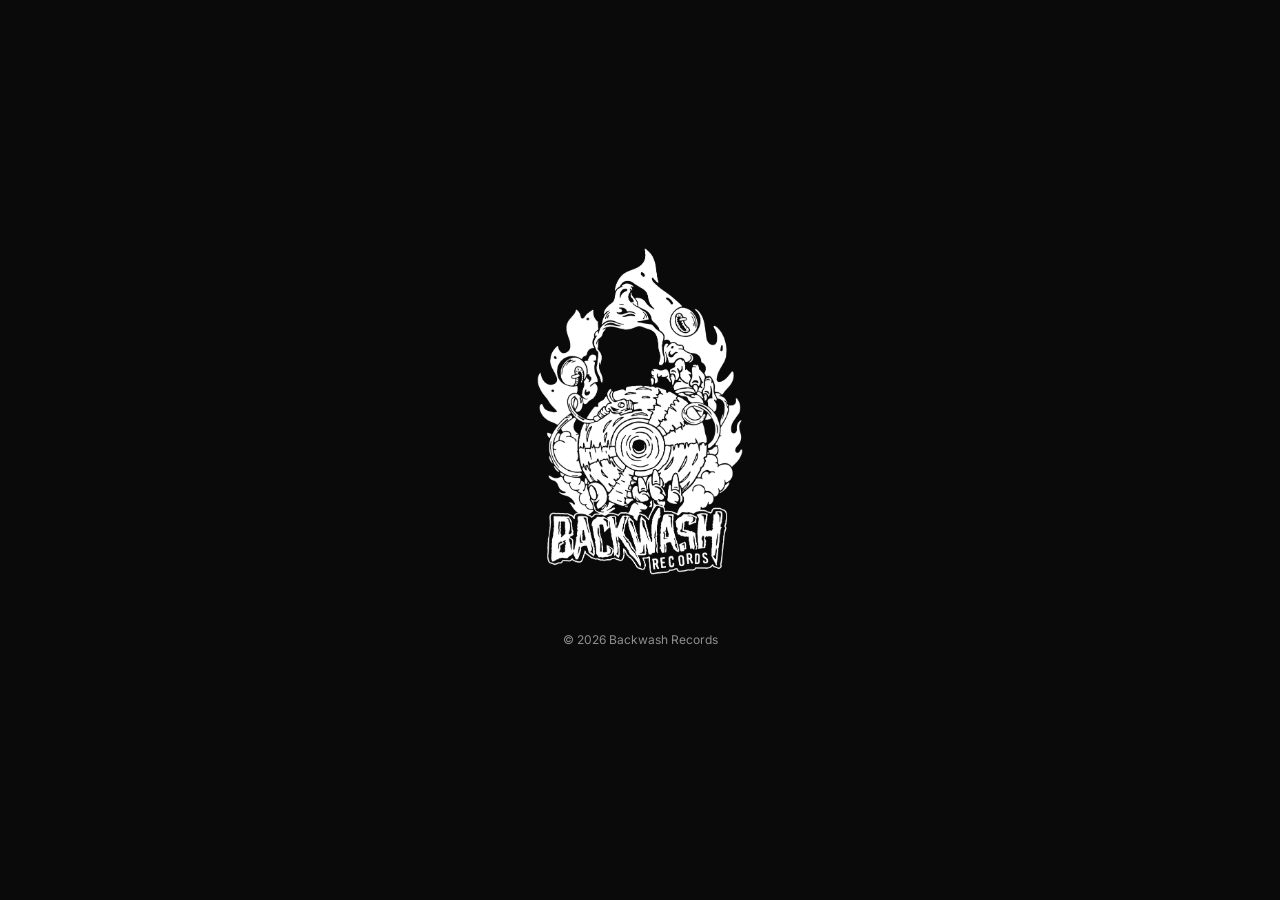
<file: docs/index.html>
<!doctype html>
<html lang="en">
<head>
  <meta charset="utf-8">
  <meta name="viewport" content="width=device-width, initial-scale=1, viewport-fit=cover">
  <meta name="theme-color" content="#000000">
  <title>Backwash Records</title>
  <meta name="description" content="Backwash Records, record store. Listen to our records on your favourite streaming service or buy them here.">
  <meta property="og:title" content="Backwash Records">
  <meta property="og:description" content="Record store. Listen to our records on your favourite streaming service or buy them here.">
  <meta property="og:image" content="assets/img/og-image.jpg">
  <link rel="icon" type="image/png" sizes="32x32" href="assets/img/favicon-32.png">
  <link rel="apple-touch-icon" href="assets/img/apple-touch-icon.png">
  <link rel="stylesheet" href="assets/css/base.css">
</head>
<body class="is-loading">
  <noscript>
    <div class="nojs">
      <p class="notice">This page needs JavaScript to show the record. Please enable it and reload.</p>
    </div>
  </noscript>
  <script type="module" src="assets/js/page.js"></script>
</body>
</html>
</file>
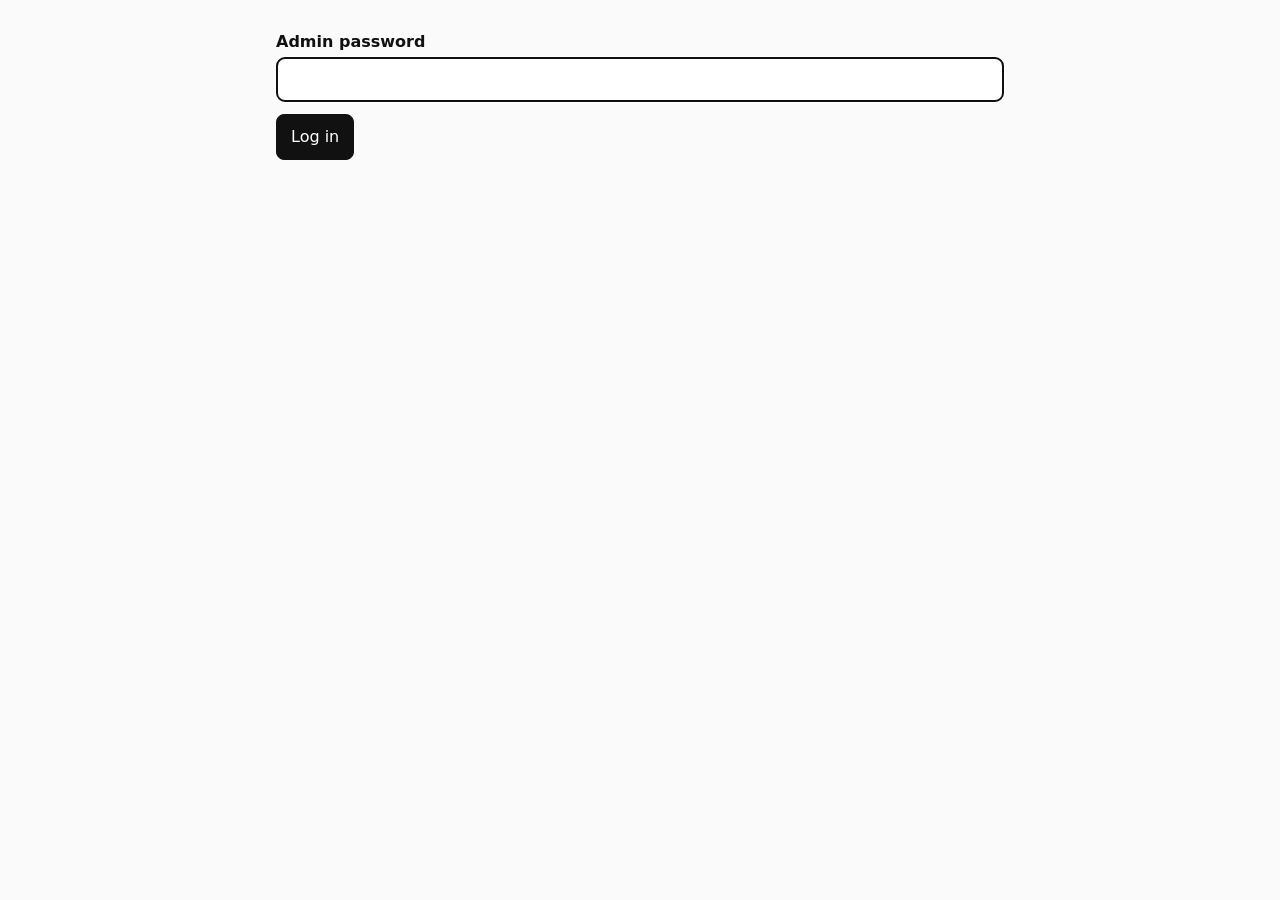
<file: docs/admin/index.html>
<!doctype html>
<html lang="en">
<head>
<meta charset="utf-8">
<meta name="viewport" content="width=device-width, initial-scale=1">
<meta name="robots" content="noindex">
<title>Backwash admin</title>
<style>
  [hidden] { display: none !important; }
  * { box-sizing: border-box; }
  body { margin: 0; padding: 0 0 90px; font-family: system-ui, -apple-system, "Segoe UI", Roboto, sans-serif; font-size: 16px; line-height: 1.45; color: #111; background: #fafafa; }
  main { max-width: 760px; margin: 0 auto; padding: 16px; }
  h1 { font-size: 1.5rem; margin: 8px 0 12px; }
  h2 { font-size: 1.2rem; margin: 22px 0 8px; }
  p { margin: 8px 0; }
  a { color: #0645ad; }
  button { font: inherit; font-size: 16px; padding: 10px 14px; margin: 4px 6px 4px 0; border: 1px solid #111; border-radius: 8px; background: #fff; color: #111; cursor: pointer; }
  button.primary { background: #111; color: #fff; }
  button.danger { border-color: #b00020; color: #b00020; }
  button:disabled { opacity: .45; cursor: default; }
  .tabs { display: flex; flex-wrap: wrap; gap: 6px; margin-bottom: 12px; }
  .tabs button.on { background: #111; color: #fff; }
  .box { background: #fff; border: 1px solid #ddd; border-radius: 10px; padding: 12px; margin: 14px 0; }
  label { display: block; margin-top: 14px; font-weight: 600; }
  input, select { display: block; width: 100%; margin-top: 4px; padding: 10px; font: inherit; font-size: 16px; border: 1px solid #888; border-radius: 8px; background: #fff; color: #111; }
  input[type="checkbox"] { display: inline-block; width: auto; margin: 0 8px 0 0; }
  input[readonly] { background: #eee; }
  textarea { display: block; width: 100%; margin-top: 6px; padding: 10px; font: 14px/1.4 ui-monospace, Menlo, Consolas, monospace; border: 1px solid #888; border-radius: 8px; background: #eee; color: #111; overflow-wrap: anywhere; resize: vertical; }
  .check { display: flex; align-items: center; font-weight: 400; margin-top: 12px; }
  .hint { font-size: .88rem; color: #555; margin: 4px 0 0; }
  [data-kind="ok"] { color: #0a6b2b; }
  [data-kind="err"] { color: #b00020; }
  [data-kind="warn"] { color: #8a5a00; }
  .list { list-style: none; padding: 0; margin: 8px 0; }
  .row { display: flex; flex-wrap: wrap; align-items: center; justify-content: space-between; gap: 6px; padding: 10px 0; border-bottom: 1px solid #ddd; }
  .row-text { min-width: 0; overflow-wrap: anywhere; }
  .actions { margin-top: 16px; }
  a.find { display: inline-block; margin: 6px 6px 0 0; padding: 6px 12px; border: 1px solid #0645ad; border-radius: 8px; font-size: .92rem; text-decoration: none; }
  #a-cover-preview { display: block; max-width: 160px; max-height: 160px; margin-top: 8px; border-radius: 8px; }
  .qr svg { display: block; width: 220px; height: 220px; max-width: 100%; height: auto; background: #fff; }
  #status { position: fixed; left: 0; right: 0; bottom: 0; padding: 12px 16px; background: #333; color: #fff; font-weight: 600; cursor: pointer; }
  #status[data-kind="ok"] { background: #0a6b2b; }
  #status[data-kind="err"] { background: #b00020; }
</style>
</head>
<body>
<main>
  <header id="top" hidden>
    <h1>Backwash admin</h1>
    <nav class="tabs" aria-label="Sections">
      <button type="button" data-tab="albums">Albums</button>
      <button type="button" data-tab="site">Site settings</button>
      <button type="button" data-tab="connection">Connection</button>
    </nav>
  </header>

  <!-- Login: the only view shown until the password is checked -->
  <section id="view-login" hidden>
    <form id="g-form">
      <label for="g-password">Admin password</label>
      <input id="g-password" type="password" autocomplete="current-password" spellcheck="false">
      <p><button type="submit" id="g-login" class="primary">Log in</button></p>
      <p id="g-msg" role="status"></p>
    </form>
  </section>

  <!-- Connection -->
  <section id="view-connection" hidden>
    <h2>Connection</h2>
    <div class="box">
      <p>The Google Sheet and the Apps Script web app come from docs/config.json on GitHub. To change them, edit that file. The password is the ADMIN_PASSWORD script property. It is stored only in this browser.</p>
    </div>
    <p>
      <a id="c-sheet" class="find" target="_blank" rel="noopener" hidden>Open the Google Sheet ↗</a>
      <a id="c-script" class="find" target="_blank" rel="noopener" hidden>Open the Apps Script web app ↗</a>
    </p>
    <p class="hint">The web app opens a short line of text. <code>"ok":true</code> means it is running. To edit the script, open the sheet, then click Extensions → Apps Script.</p>
    <p id="c-links-msg" data-kind="warn" hidden></p>
    <label for="c-password">Admin password</label>
    <input id="c-password" type="password" autocomplete="current-password" spellcheck="false">
    <label for="c-site">Public site URL</label>
    <input id="c-site" type="url" autocomplete="off" autocapitalize="off" spellcheck="false">
    <p class="hint">Where the public album pages live. Filled in automatically when you open this admin from the live site (for example <code>https://your-user.github.io/backwash-link-generator/</code>). Must end with a slash (/).</p>
    <label for="c-country">Country for link lookup</label>
    <input id="c-country" maxlength="2" autocomplete="off" autocapitalize="characters" spellcheck="false">
    <p class="hint">Two letters, e.g. US, MX, DE.</p>
    <p>
      <button type="button" id="c-save" class="primary">Save &amp; test</button>
      <button type="button" id="c-forget" class="danger">Forget password</button>
    </p>
    <p id="c-result" role="status"></p>
    <div id="c-config" class="box" hidden>
      <p data-kind="warn">The public pages don't know this sheet yet. Put this in docs/config.json on GitHub:</p>
      <textarea id="c-config-json" readonly rows="7" spellcheck="false" aria-label="Content for docs/config.json"></textarea>
      <p><button type="button" id="c-config-copy">Copy</button></p>
    </div>
  </section>

  <!-- Album list -->
  <section id="view-albums" hidden>
    <h2>Albums</h2>
    <p><button type="button" id="l-new" class="primary">New album</button></p>
    <label for="l-search">Search</label>
    <input id="l-search" type="search" placeholder="Title, artist or slug" autocomplete="off" spellcheck="false">
    <p id="l-status" class="hint" role="status"></p>
    <ul id="l-list" class="list"></ul>
  </section>

  <!-- Album editor -->
  <section id="view-editor" hidden>
    <p><button type="button" id="a-back">← Albums</button></p>
    <h2 id="a-heading">New album</h2>

    <div class="box">
      <label for="a-lookup-url">Auto-fill from a Spotify link</label>
      <input id="a-lookup-url" type="url" inputmode="url" placeholder="https://open.spotify.com/album/…" autocomplete="off" autocapitalize="off" spellcheck="false">
      <p class="hint">Paste the album's Spotify link (in Spotify: Share → Copy album link). Fills in the title, artist, year, label and cover, the Spotify link, and the Apple Music and Deezer links when it finds the album there. An Apple Music or Deezer album link works too.</p>
      <p><button type="button" id="a-lookup-btn">Auto-fill</button></p>
      <p id="a-lookup-msg" class="hint" role="status"></p>
    </div>

    <label for="a-title">Title *</label>
    <input id="a-title" autocomplete="off">
    <label for="a-artist">Artist</label>
    <input id="a-artist" autocomplete="off">
    <label for="a-year">Year</label>
    <input id="a-year" inputmode="numeric" autocomplete="off">
    <label for="a-label">Label</label>
    <input id="a-label" autocomplete="off">
    <label for="a-note">Note</label>
    <input id="a-note" autocomplete="off" placeholder="e.g. Staff pick">
    <p class="hint">Short line shown under the title.</p>
    <label for="a-slug">Slug *</label>
    <input id="a-slug" autocomplete="off" autocapitalize="off" spellcheck="false">
    <p id="a-slug-hint" class="hint"></p>

    <label for="a-cover">Cover image URL</label>
    <input id="a-cover" autocomplete="off" autocapitalize="off" spellcheck="false" placeholder="https://…">
    <label for="a-cover-file">…or upload a cover</label>
    <input id="a-cover-file" type="file" accept="image/*">
    <p class="hint">An uploaded file replaces the cover when you save.</p>
    <img id="a-cover-preview" alt="Cover preview" hidden>
    <p id="a-cover-msg" class="hint" role="status"></p>

    <label for="a-shop">Shop URL</label>
    <input id="a-shop" type="url" inputmode="url" autocomplete="off" autocapitalize="off" spellcheck="false" placeholder="https://">
    <p class="hint">This record in your online catalog.</p>

    <h2>Streaming links</h2>
    <p class="hint">Leave a link empty to hide that platform. <b>Look up on …</b> opens a search for the album on that service in a new tab: open the album there, copy its link and paste it here. Pasting a Spotify, Apple Music or Deezer album link also fills in the empty fields above.</p>
    <div id="a-links"></div>

    <h2>More streaming links (optional)</h2>
    <p class="hint">Paste a link to show that platform.</p>
    <div id="a-links-optional"></div>

    <div class="actions">
      <button type="button" id="a-save" class="primary">Save</button>
      <button type="button" id="a-preview">Preview</button>
      <button type="button" id="a-delete" class="danger" hidden>Delete album</button>
    </div>
    <p class="hint">Preview opens the public page with these values, without saving. Uploaded covers show after saving.</p>
    <p id="a-msg" role="status"></p>
  </section>

  <!-- Sticker -->
  <section id="view-sticker" hidden>
    <p><button type="button" id="k-back">← Albums</button></p>
    <h2 id="k-title">Sticker</h2>
    <label for="k-url">Sticker link</label>
    <input id="k-url" readonly autocomplete="off" spellcheck="false">
    <p><button type="button" id="k-copy">Copy</button></p>
    <p id="k-ntag" class="hint"></p>

    <h2>QR code</h2>
    <div id="k-qr" class="qr"></div>
    <p><a id="k-qr-dl">Download QR (PNG)</a></p>

    <h2>NFC sticker</h2>
    <p><button type="button" id="k-nfc" class="primary">Write to NFC sticker</button></p>
    <p id="k-nfc-msg" role="status"></p>

    <p><a id="k-open" target="_blank" rel="noopener">Open public page</a></p>
    <p class="hint">You can edit this album any time — the sticker never needs rewriting.</p>
  </section>

  <!-- Site settings -->
  <section id="view-site" hidden>
    <h2>Site settings</h2>
    <label for="s-name">Store name *</label>
    <input id="s-name" autocomplete="off">
    <label for="s-tagline">Tagline</label>
    <input id="s-tagline" autocomplete="off">
    <label for="s-theme">Default design</label>
    <select id="s-theme"></select>
    <p class="hint">What visitors see. <a href="../themes.html" target="_blank" rel="noopener">Compare all designs</a></p>
    <label class="check"><input type="checkbox" id="s-switcher"> Show the 'Change design' button on the public pages</label>
    <p class="hint">Use it to try the designs on your phone. Untick it to lock the site to the default design.</p>
    <label for="s-catalog">Catalog URL</label>
    <input id="s-catalog" type="url" inputmode="url" autocomplete="off" autocapitalize="off" spellcheck="false" placeholder="https://">
    <p class="hint">The online catalog of the whole store (the "Browse our catalog" button).</p>

    <h2>Social links</h2>
    <div id="s-socials"></div>

    <h2>Button texts</h2>
    <p class="hint">Leave empty to use the default (shown as the placeholder).</p>
    <div id="s-texts"></div>

    <p class="actions"><button type="button" id="s-save" class="primary" disabled>Save site settings</button></p>
    <p id="s-msg" role="status"></p>
  </section>
</main>

<div id="status" role="status" aria-live="polite" hidden></div>

<script type="module" src="js/app.js"></script>
</body>
</html>
</file>
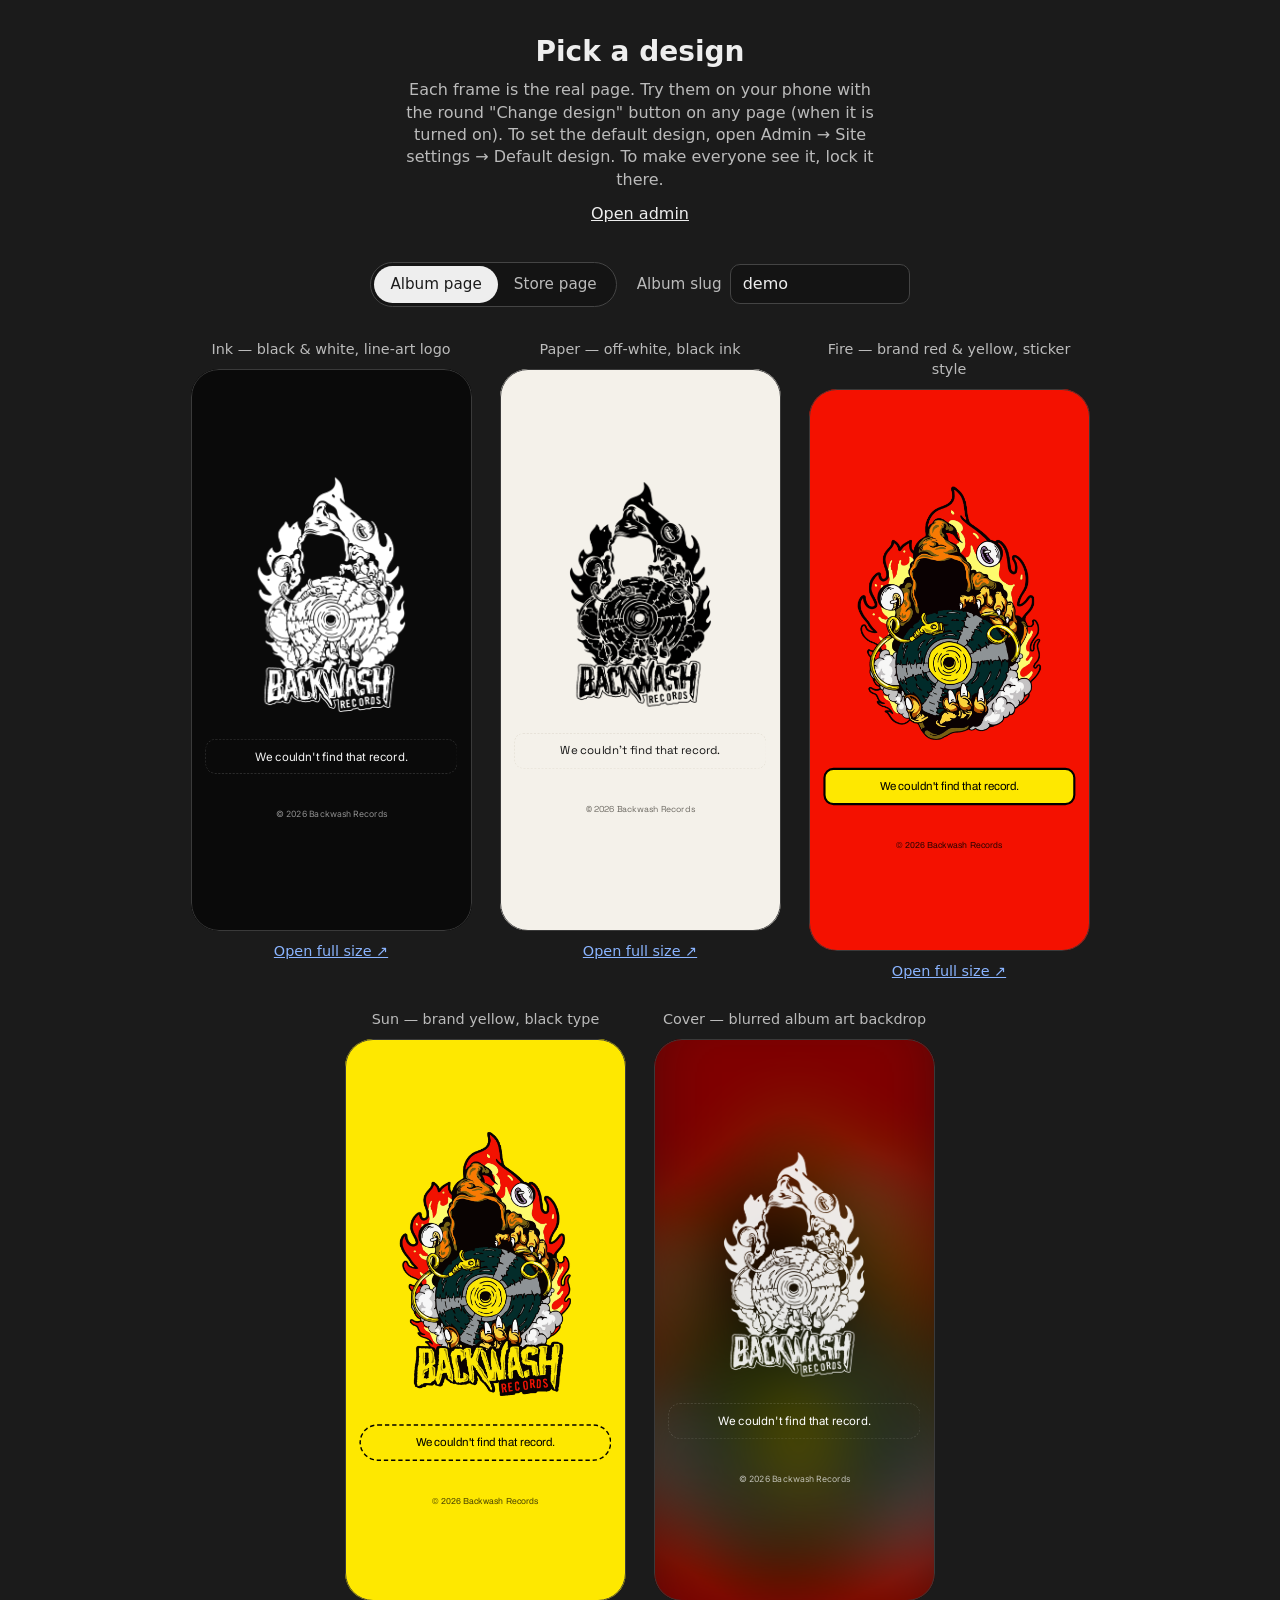
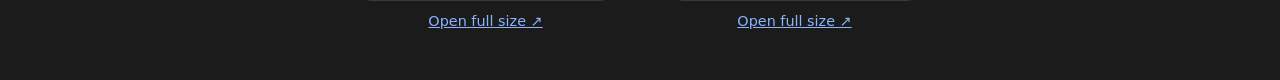
<file: docs/themes.html>
<!doctype html>
<html lang="en">
<head>
<meta charset="utf-8">
<meta name="viewport" content="width=device-width, initial-scale=1">
<meta name="robots" content="noindex">
<title>Theme options — Backwash Records</title>
<style>
  :root { color-scheme: dark; }
  * { box-sizing: border-box; }
  html { background: #1b1b1b; }
  body {
    margin: 0;
    min-height: 100vh;
    background: #1b1b1b;
    color: #eee;
    font-family: system-ui, -apple-system, "Segoe UI", Roboto, sans-serif;
    line-height: 1.4;
  }

  .top {
    max-width: 1100px;
    margin: 0 auto;
    padding: 32px 16px 8px;
    text-align: center;
  }
  h1 { margin: 0 0 8px; font-size: 1.75rem; font-weight: 700; }
  .top p { margin: 0 auto 12px; max-width: 48ch; color: #bbb; }
  .top a { color: #eee; }

  .controls {
    display: flex;
    flex-wrap: wrap;
    justify-content: center;
    align-items: center;
    gap: 12px 20px;
    padding: 16px;
  }
  .seg {
    display: inline-flex;
    padding: 3px;
    border: 1px solid #444;
    border-radius: 999px;
    background: #141414;
  }
  .seg button {
    font: inherit;
    font-size: .95rem;
    color: #bbb;
    background: transparent;
    border: 0;
    border-radius: 999px;
    padding: 8px 16px;
    cursor: pointer;
  }
  .seg button[aria-pressed="true"] { background: #eee; color: #1b1b1b; }

  .slug {
    display: flex;
    align-items: center;
    gap: 8px;
    color: #bbb;
    font-size: .95rem;
  }
  .slug input {
    font: inherit;
    font-size: 1rem;
    color: #eee;
    background: #141414;
    border: 1px solid #444;
    border-radius: 10px;
    padding: 8px 12px;
    width: 180px;
  }

  button:focus-visible,
  input:focus-visible,
  a:focus-visible {
    outline: 2px solid #8ab4ff;
    outline-offset: 2px;
  }

  .grid {
    display: flex;
    flex-wrap: wrap;
    justify-content: center;
    gap: 28px;
    max-width: 1200px;
    margin: 0 auto;
    padding: 16px 16px 48px;
  }
  .card {
    margin: 0;
    display: flex;
    flex-direction: column;
    align-items: center;
    gap: 10px;
    max-width: 100%;
  }
  .card figcaption {
    max-width: 281px;
    font-size: .9rem;
    color: #bbb;
    text-align: center;
  }
  .frame {
    position: relative;
    width: 281px;
    height: 562px;
    overflow: hidden;
    border-radius: 28px;
    background: #000;
    transform: translateZ(0);
  }
  .frame::after {
    content: "";
    position: absolute;
    inset: 0;
    border-radius: inherit;
    border: 1px solid #3a3a3a;
    pointer-events: none;
  }
  .frame iframe {
    display: block;
    width: 390px;
    height: 780px;
    border: 0;
    transform: scale(.72);
    transform-origin: top left;
  }
  .open {
    font-size: .9rem;
    color: #8ab4ff;
  }
</style>
</head>
<body>
  <header class="top">
    <h1>Pick a design</h1>
    <p>Each frame is the real page. Try them on your phone with the round "Change design" button on any page (when it is turned on). To set the default design, open Admin → Site settings → Default design. To make everyone see it, lock it there.</p>
    <p><a href="admin/">Open admin</a></p>
  </header>

  <section class="controls" aria-label="Preview options">
    <div class="seg" role="group" aria-label="Page type">
      <button type="button" data-mode="album" aria-pressed="true">Album page</button>
      <button type="button" data-mode="store" aria-pressed="false">Store page</button>
    </div>
    <label class="slug">
      <span>Album slug</span>
      <input id="slug" type="text" value="demo" autocomplete="off" autocapitalize="none" spellcheck="false">
    </label>
  </section>

  <main class="grid" id="grid"></main>

  <script type="module">
    import { THEMES, SLUG_RE } from './assets/js/platforms.js';

    const state = { mode: 'album', slug: 'demo' };
    const grid = document.getElementById('grid');
    const slugInput = document.getElementById('slug');
    const modeButtons = [...document.querySelectorAll('button[data-mode]')];

    function pageUrl(themeKey) {
      const params = new URLSearchParams();
      if (state.mode === 'album') params.set('a', state.slug);
      params.set('theme', themeKey);
      return `index.html?${params}`;
    }

    const cards = THEMES.map((theme) => {
      const figure = document.createElement('figure');
      figure.className = 'card';

      const caption = document.createElement('figcaption');
      caption.textContent = theme.label;

      const frame = document.createElement('div');
      frame.className = 'frame';

      const iframe = document.createElement('iframe');
      iframe.loading = 'lazy';
      iframe.title = `${theme.label} preview`;
      frame.append(iframe);

      const open = document.createElement('a');
      open.className = 'open';
      open.target = '_blank';
      open.rel = 'noopener';
      open.textContent = 'Open full size ↗';

      figure.append(caption, frame, open);
      grid.append(figure);
      return { theme, iframe, open };
    });

    function update() {
      for (const { theme, iframe, open } of cards) {
        const url = pageUrl(theme.key);
        if (iframe.getAttribute('src') !== url) iframe.src = url;
        open.href = url;
      }
    }

    for (const btn of modeButtons) {
      btn.addEventListener('click', () => {
        state.mode = btn.dataset.mode;
        for (const b of modeButtons) b.setAttribute('aria-pressed', String(b === btn));
        update();
      });
    }

    let slugTimer = 0;
    slugInput.addEventListener('input', () => {
      clearTimeout(slugTimer);
      slugTimer = setTimeout(() => {
        const value = slugInput.value.trim();
        if (!SLUG_RE.test(value) || value === state.slug) return;
        state.slug = value;
        update();
      }, 400);
    });

    update();
  </script>
</body>
</html>
</file>
<file: docs/assets/css/base.css>
/* Layout and structure for the public page. Themes only set the custom
   properties below (plus logo image, backdrop and small extras). */

:root {
  --bg: #0a0a0a;
  --fg: #f5f5f5;
  --muted: #a3a3a3;
  --accent: #f5f5f5;
  --accent-fg: #0a0a0a;
  --surface: #171717;
  --surface-fg: #f5f5f5;
  --surface-hover: #262626;
  --border: #2e2e2e;
  --border-width: 1px;
  --radius: 14px;
  --cover-radius: 8px;
  --shadow: 0 2px 10px rgba(0, 0, 0, 0.25);
  --cta-bg: #f5f5f5;
  --cta-fg: #0a0a0a;
  --cta-border: transparent;
  --icon-color: currentColor;
  --font-body: system-ui, -apple-system, "Segoe UI", Roboto, "Helvetica Neue", Arial, sans-serif;
  --font-display: system-ui, -apple-system, "Segoe UI", Roboto, "Helvetica Neue", Arial, sans-serif;
  --title-transform: none;
  --title-weight: 700;
  --logo-width: 200px;
  --logo-width-store: 260px;
  --logo-ratio: 1 / 1;
}

*,
*::before,
*::after {
  box-sizing: border-box;
}

body {
  margin: 0;
  min-height: 100vh;
  min-height: 100dvh;
  background: var(--bg);
  color: var(--fg);
  font-family: var(--font-body);
  line-height: 1.4;
  -webkit-font-smoothing: antialiased;
  -moz-osx-font-smoothing: grayscale;
  -webkit-text-size-adjust: 100%;
}

a {
  color: inherit;
}

img {
  max-width: 100%;
}

/* Page column */
.page {
  position: relative;
  z-index: 1;
  max-width: 440px;
  margin: 0 auto;
  padding:
    calc(28px + env(safe-area-inset-top))
    calc(20px + env(safe-area-inset-right))
    calc(40px + env(safe-area-inset-bottom))
    calc(20px + env(safe-area-inset-left));
  display: flex;
  flex-direction: column;
  gap: 28px;
}

.page > * {
  min-width: 0;
}

.view-store .page {
  min-height: 100vh;
  min-height: 100dvh;
  justify-content: center;
}

/* Full-bleed cover behind the page (only themes show it) */
.backdrop {
  position: fixed;
  inset: 0;
  z-index: 0;
  pointer-events: none;
  background-size: cover;
  background-position: center;
  display: none;
}

/* Brand / logo */
.brand {
  text-align: center;
}

.brand__logo {
  display: block;
  margin: 0 auto;
  width: var(--logo-width);
  max-width: 100%;
  aspect-ratio: var(--logo-ratio);
  background-repeat: no-repeat;
  background-position: center;
  background-size: contain;
}

.view-store .brand__logo {
  width: var(--logo-width-store);
}

.brand__tagline {
  color: var(--muted);
  margin: 12px 0 0;
}

/* Album */
.album {
  text-align: center;
}

.album__cover {
  width: 100%;
  max-width: 340px;
  margin: 0 auto 20px;
  aspect-ratio: 1;
  overflow: hidden;
  border-radius: var(--cover-radius);
  box-shadow: 0 20px 50px rgba(0, 0, 0, 0.35);
}

.album__cover img {
  width: 100%;
  height: 100%;
  object-fit: cover;
  display: block;
}

.album__title {
  font-family: var(--font-display);
  font-size: clamp(1.5rem, 6.5vw, 2rem);
  font-weight: var(--title-weight);
  text-transform: var(--title-transform);
  line-height: 1.15;
  margin: 0 0 6px;
  overflow-wrap: anywhere;
}

.album__artist {
  font-size: 1.05rem;
  color: var(--muted);
  margin: 0;
  overflow-wrap: anywhere;
}

.album__meta {
  font-size: 0.85rem;
  color: var(--muted);
  margin: 6px 0 0;
}

.album__note {
  display: inline-block;
  margin: 12px 0 0;
  font-size: 0.8rem;
  padding: 4px 10px;
  border: var(--border-width) solid var(--border);
  border-radius: 999px;
}

/* Section headings */
.section-title {
  font-size: 0.72rem;
  letter-spacing: 0.14em;
  text-transform: uppercase;
  font-weight: 600;
  color: var(--muted);
  text-align: center;
  margin: 0 0 12px;
}

/* Streaming link rows */
.links__list,
.socials {
  list-style: none;
  padding: 0;
  margin: 0;
}

.links__list {
  display: grid;
  gap: 10px;
}

.link {
  display: grid;
  grid-template-columns: 28px 1fr auto;
  align-items: center;
  gap: 14px;
  min-height: 58px;
  padding: 0 12px 0 16px;
  background: var(--surface);
  color: var(--surface-fg);
  border: var(--border-width) solid var(--border);
  border-radius: var(--radius);
  box-shadow: var(--shadow);
  text-decoration: none;
  transition: background 0.15s, transform 0.15s;
}

.link:hover,
.link:focus-visible {
  background: var(--surface-hover);
  transform: translateY(-1px);
}

.link:active {
  transform: none;
}

.link__icon {
  display: flex;
  color: var(--icon-color);
}

.link__icon svg {
  display: block;
  width: 26px;
  height: 26px;
}

.link__label {
  font-weight: 600;
  font-size: 1rem;
  min-width: 0;
  overflow-wrap: anywhere;
}

.link__cta {
  font-size: 0.78rem;
  font-weight: 700;
  padding: 6px 14px;
  border-radius: 999px;
  background: var(--cta-bg);
  color: var(--cta-fg);
  border: 1px solid var(--cta-border);
  white-space: nowrap;
}

/* Store buttons */
.store {
  display: grid;
  gap: 10px;
}

.btn {
  display: flex;
  align-items: center;
  justify-content: center;
  gap: 10px;
  min-height: 52px;
  padding: 0 18px;
  border-radius: var(--radius);
  font-weight: 700;
  text-decoration: none;
  text-align: center;
  border: var(--border-width) solid transparent;
  box-shadow: var(--shadow);
}

.btn--primary {
  background: var(--accent);
  color: var(--accent-fg);
  border-color: var(--accent);
}

.btn--secondary {
  background: var(--surface);
  color: var(--surface-fg);
  border-color: var(--border);
}

.btn__icon {
  display: flex;
}

.btn__icon svg {
  display: block;
  width: 20px;
  height: 20px;
}

/* Footer */
.footer {
  text-align: center;
}

.socials {
  display: flex;
  flex-wrap: wrap;
  justify-content: center;
  gap: 6px;
}

.social {
  display: inline-flex;
  align-items: center;
  justify-content: center;
  width: 44px;
  height: 44px;
  border-radius: 50%;
  color: var(--fg);
  opacity: 0.85;
  transition: opacity 0.15s, background 0.15s;
}

.social:hover,
.social:focus-visible {
  opacity: 1;
  background: var(--surface-hover);
}

.social svg {
  display: block;
  width: 22px;
  height: 22px;
}

.footer__name {
  font-size: 0.75rem;
  color: var(--muted);
  margin: 20px 0 0;
}

/* Notices */
.notice {
  text-align: center;
  margin: 0;
  padding: 12px 16px;
  border: var(--border-width) dashed var(--border);
  border-radius: var(--radius);
}

.nojs {
  max-width: 440px;
  margin: 0 auto;
  padding: 28px 20px;
}

/* Design switcher ("Change design" button, page.js). Fixed colours on purpose:
   it has to read on every theme, so it does not use the theme variables. */
.theme-switcher {
  position: fixed;
  right: calc(16px + env(safe-area-inset-right));
  bottom: calc(16px + env(safe-area-inset-bottom));
  z-index: 50;
  font-family: system-ui, -apple-system, "Segoe UI", Roboto, "Helvetica Neue", Arial, sans-serif;
  font-size: 14px;
}

.theme-switcher__toggle {
  display: flex;
  align-items: center;
  justify-content: center;
  width: 48px;
  height: 48px;
  padding: 0;
  border-radius: 50%;
  background: rgba(17, 17, 17, 0.88);
  color: #fff;
  border: 1px solid rgba(255, 255, 255, 0.25);
  box-shadow: 0 6px 20px rgba(0, 0, 0, 0.35);
  -webkit-backdrop-filter: blur(8px);
  backdrop-filter: blur(8px);
  cursor: pointer;
}

.theme-switcher__toggle svg {
  display: block;
  width: 22px;
  height: 22px;
}

.theme-switcher__menu {
  position: absolute;
  right: 0;
  bottom: 58px;
  min-width: 200px;
  max-height: calc(100dvh - 90px);
  overflow-y: auto;
  padding: 6px;
  background: rgba(17, 17, 17, 0.94);
  color: #fff;
  border: 1px solid rgba(255, 255, 255, 0.25);
  border-radius: 14px;
  box-shadow: 0 6px 20px rgba(0, 0, 0, 0.35);
  -webkit-backdrop-filter: blur(8px);
  backdrop-filter: blur(8px);
}

.theme-switcher__menu[hidden] {
  display: none;
}

.theme-switcher__menu button {
  position: relative;
  display: block;
  width: 100%;
  margin: 0;
  padding: 10px 12px;
  border: 0;
  border-radius: 10px;
  background: transparent;
  color: inherit;
  font: inherit;
  text-align: left;
  cursor: pointer;
  transition: background 0.15s;
}

.theme-switcher__menu button:hover,
.theme-switcher__menu button:focus-visible {
  background: rgba(255, 255, 255, 0.12);
}

.theme-switcher :focus-visible {
  outline: 2px solid #fff;
  outline-offset: 2px;
}

.theme-switcher__menu:focus {
  outline: none;
}

.theme-switcher__toggle:focus-visible {
  box-shadow: 0 0 0 4px #111, 0 6px 20px rgba(0, 0, 0, 0.35);
}

.theme-switcher__menu [aria-checked="true"] {
  font-weight: 700;
  padding-right: 36px;
}

.theme-switcher__menu [aria-checked="true"]::after {
  content: "\2713";
  position: absolute;
  right: 12px;
  top: 50%;
  transform: translateY(-50%);
}

.theme-switcher__title,
.theme-switcher__hint {
  margin: 0;
  padding: 6px 12px;
  font-size: 12px;
  opacity: 0.7;
}

.theme-switcher__sep {
  height: 1px;
  margin: 4px 6px;
  background: rgba(255, 255, 255, 0.15);
}

/* Room for the button, so it never covers the footer */
body.has-theme-switcher .page {
  padding-bottom: calc(96px + env(safe-area-inset-bottom));
}

@media (prefers-reduced-motion: reduce) {
  .theme-switcher__menu button {
    transition: none;
  }
}

/* Loading: hide the page until data and theme are ready */
body.is-loading .page {
  visibility: hidden;
}

:focus-visible {
  outline: 2px solid var(--fg);
  outline-offset: 3px;
}

@media (prefers-reduced-motion: reduce) {
  .link,
  .social,
  .btn {
    transition: none;
  }

  .link:hover,
  .link:focus-visible,
  .link:active {
    transform: none;
  }
}
</file>
